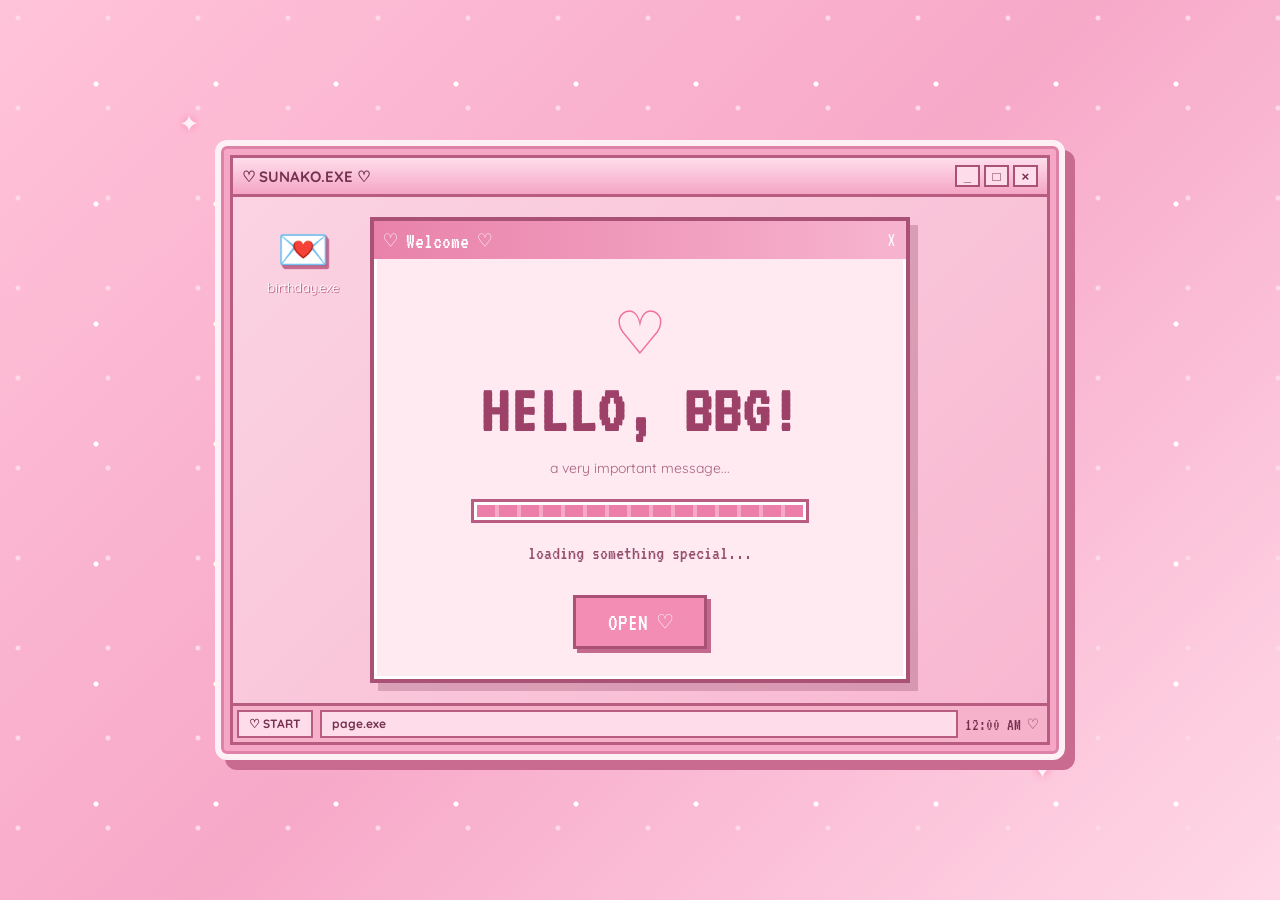
<file: index.html>
<!DOCTYPE html>
<html lang="en">
<head>
  <meta charset="UTF-8">
  <meta name="viewport" content="width=device-width, initial-scale=1.0">
  <title>Birthday.exe ♡</title>
  <link rel="stylesheet" href="style.css">
</head>

<body>

  <div class="sparkle s1">✦</div>
  <div class="sparkle s2">♡</div>
  <div class="sparkle s3">✧</div>
  <div class="sparkle s4">♥</div>

  <main class="computer">

    <div class="topbar">
      <span>♡ SUNAKO.EXE ♡</span>
      <div class="window-buttons">
        <button>_</button>
        <button>□</button>
        <button>×</button>
      </div>
    </div>

    <section class="screen">

      <div class="desktop-icon">
        <div class="icon">💌</div>
        <span>birthday.exe</span>
      </div>

      <div class="welcome-window">

        <div class="window-title">
          <span>♡ Welcome ♡</span>
          <span>×</span>
        </div>

        <div class="window-content">

          <div class="computer-heart">♡</div>

          <h1>HELLO, BBG!</h1>

          <p class="tiny">a very important message...</p>

          <div class="loading-box">
            <div class="loading-bar"></div>
          </div>

          <p class="loading-text">loading something special...</p>

          <button class="enter" onclick="location.href='page2.html'">
            OPEN ♡
          </button>

        </div>

      </div>

   

    </section>

    <div class="taskbar">
      <div class="start">♡ START</div>
      <div class="task">page.exe</div>
      <div class="time">12:00 AM ♡</div>
    </div>

  </main>

</body>
</html>
</file>
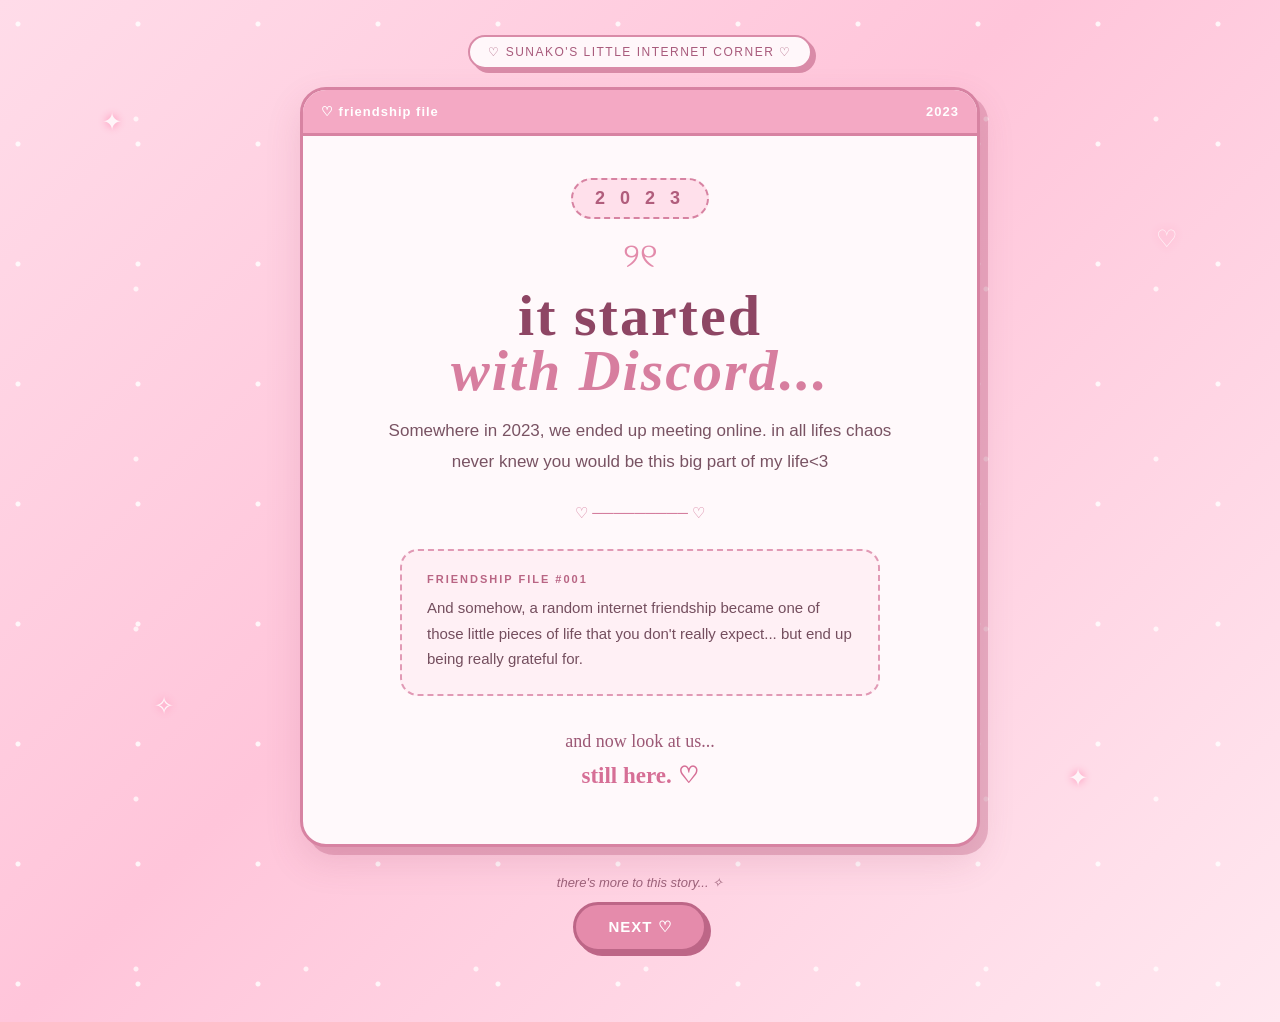
<file: page2.html>
<!DOCTYPE html>
<html lang="en">
<head>
    <meta charset="UTF-8">
    <meta name="viewport" content="width=device-width, initial-scale=1.0">
    <title>Sunako♡</title>
    <link rel="stylesheet" href="style.css">
</head>

<body class="page-two">

    <div class="sparkle sparkle1">✦</div>
    <div class="sparkle sparkle2">♡</div>
    <div class="sparkle sparkle3">✧</div>
    <div class="sparkle sparkle4">✦</div>

    <main class="memory-page">

        <div class="tiny-top">
            ♡ SUNAKO'S LITTLE INTERNET CORNER ♡
        </div>

        <div class="memory-card">

            <div class="card-top">
                <span>♡ friendship file</span>
                <span>2023</span>
            </div>

            <div class="card-content">

                <div class="year-bubble">
                    2 0 2 3
                </div>

                <div class="bow">୨୧</div>

                <h1>
                    it started<br>
                    <span>with Discord...</span>
                </h1>

                <p class="intro">
                    Somewhere in 2023, we ended up meeting online.
in all lifes chaos never knew you would be this big part of my life<3
                </p>

                <div class="divider">♡ ───────── ♡</div>

                <div class="little-note">
                    <span class="note-title">FRIENDSHIP FILE #001</span>

                    <p>
                        And somehow, a random internet friendship
                        became one of those little pieces of life
                        that you don't really expect...
                        but end up being really grateful for.
                    </p>
                </div>

                <p class="bottom-line">
                    and now look at us...
                    <br>
                    <strong>still here. ♡</strong>
                </p>

            </div>
        </div>

        <div class="next-area">
            <p>there's more to this story... ✧</p>

            <a href="page3.html" class="next-button">
                NEXT ♡
            </a>
        </div>

    </main>

</body>
</html>
</file>
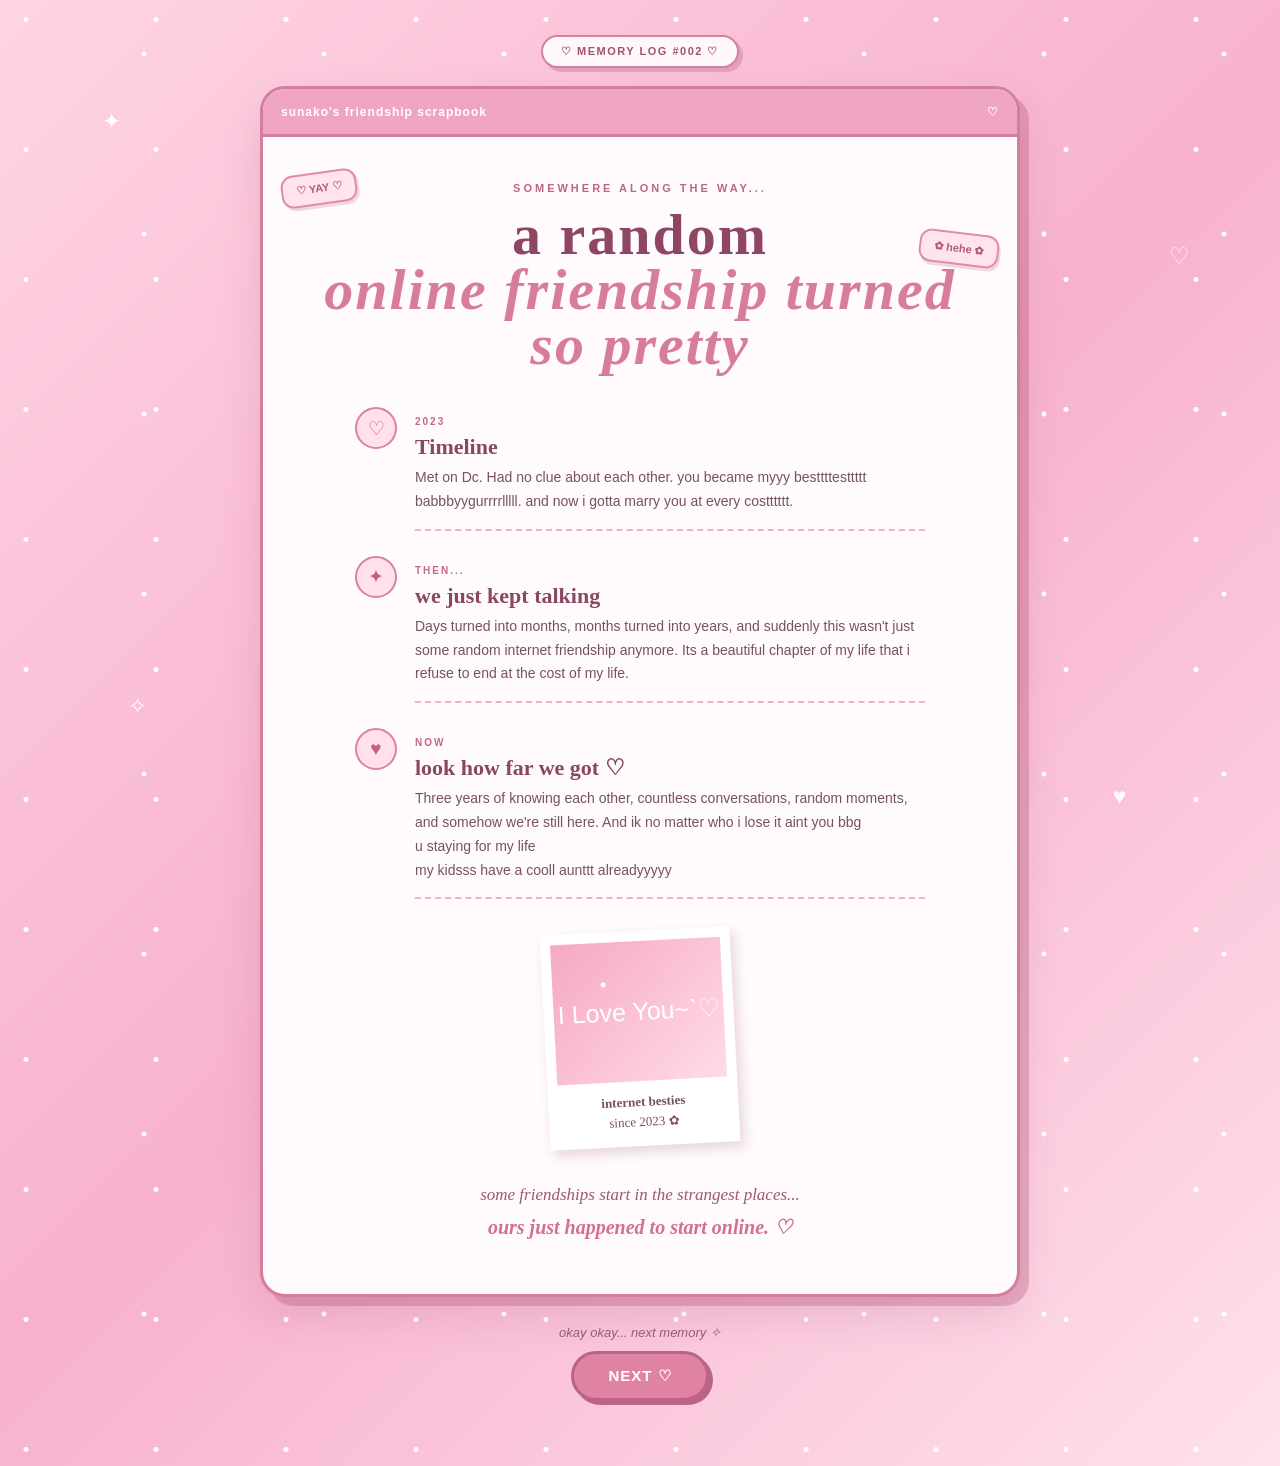
<file: page3.html>
<!DOCTYPE html>
<html lang="en">
<head>
    <meta charset="UTF-8">
    <meta name="viewport" content="width=device-width, initial-scale=1.0">
    <title>Sunako ♡</title>
    <link rel="stylesheet" href="style.css">
</head>

<body class="page-three">

    <div class="p3-sparkle p3-s1">✦</div>
    <div class="p3-sparkle p3-s2">♡</div>
    <div class="p3-sparkle p3-s3">✧</div>
    <div class="p3-sparkle p3-s4">♥</div>

    <main class="friendship-page">

        <div class="p3-label">
            ♡ MEMORY LOG #002 ♡
        </div>

        <section class="scrapbook">

            <div class="scrap-top">
                <span>sunako's friendship scrapbook</span>
                <span>♡</span>
            </div>

            <div class="scrap-content">

                <div class="sticker sticker-one">♡ YAY ♡</div>
                <div class="sticker sticker-two">✿ hehe ✿</div>

                <p class="small-heading">
                    SOMEWHERE ALONG THE WAY...
                </p>

                <h1>
                    a random<br>
                    <span>online friendship turned so pretty</span>
                </h1>

                <div class="timeline">

                    <div class="timeline-item">
                        <div class="timeline-dot">♡</div>
                        <div class="timeline-text">
                            <span class="timeline-date">2023</span>
                            <h2>Timeline</h2>
                            <p>
                                Met on Dc.
Had no clue about each other.
you became myyy besttttesttttt babbbyygurrrrlllll.
and now i gotta marry you at every costttttt.
                            </p>
                        </div>
                    </div>

                    <div class="timeline-item">
                        <div class="timeline-dot">✦</div>
                        <div class="timeline-text">
                            <span class="timeline-date">then...</span>
                            <h2>we just kept talking</h2>
                            <p>
                                Days turned into months,
                                months turned into years,
                                and suddenly this wasn't
                                just some random internet friendship anymore.
Its a beautiful chapter of my life that i refuse to end at the cost of my life. 
                            </p>
                        </div>
                    </div>

                    <div class="timeline-item">
                        <div class="timeline-dot">♥</div>
                        <div class="timeline-text">
                            <span class="timeline-date">now</span>
                            <h2>look how far we got ♡</h2>
                            <p>
                                Three years of knowing each other,
                                countless conversations,
                                random moments,
                                and somehow we're still here.
And ik no matter who i lose it aint you bbg<br>
u staying for my life<br>
my kidsss have a cooll aunttt alreadyyyyy<br>
                            </p>
                        </div>
                    </div>

                </div>

                <div class="polaroid">
                    <div class="fake-photo">
                        I Love You~`♡
                    </div>

                    <p>
                        <strong>internet besties</strong><br>
                        since 2023 ✿
                    </p>
                </div>

                <div class="p3-bottom">
                    some friendships start in the strangest places...
                    <br>
                    <strong>ours just happened to start online. ♡</strong>
                </div>

            </div>

        </section>

        <div class="p3-next">
            <p>okay okay... next memory ✧</p>

            <a href="page4.html" class="p3-button">
                NEXT ♡
            </a>
        </div>

    </main>

</body>
</html>
</file>
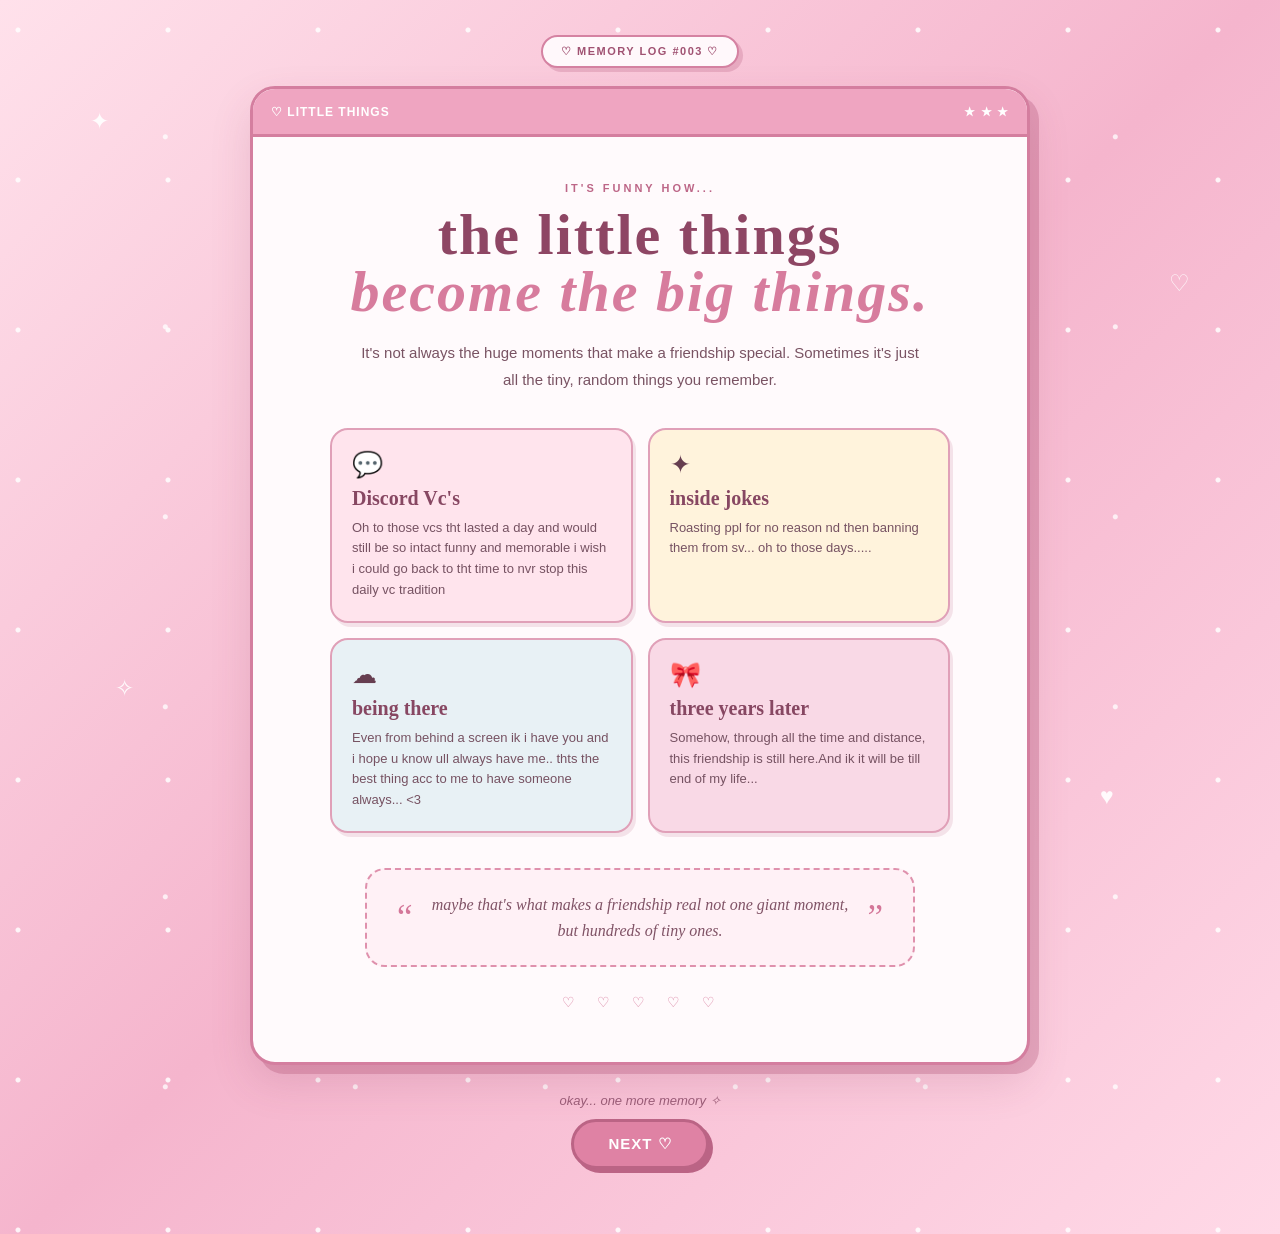
<file: page4.html>
<!DOCTYPE html>
<html lang="en">
<head>
    <meta charset="UTF-8">
    <meta name="viewport" content="width=device-width, initial-scale=1.0">
    <title>Sunako ♡</title>
    <link rel="stylesheet" href="style.css">
</head>

<body class="page-four">

    <div class="p4-sparkle p4-s1">✦</div>
    <div class="p4-sparkle p4-s2">♡</div>
    <div class="p4-sparkle p4-s3">✧</div>
    <div class="p4-sparkle p4-s4">♥</div>

    <main class="little-things-page">

        <div class="p4-label">
            ♡ MEMORY LOG #003 ♡
        </div>

        <section class="little-card">

            <div class="little-top">
                <span>♡ LITTLE THINGS</span>
                <span>★ ★ ★</span>
            </div>

            <div class="little-content">

                <p class="p4-eyebrow">
                    IT'S FUNNY HOW...
                </p>

                <h1>
                    the little things<br>
                    <span>become the big things.</span>
                </h1>

                <p class="p4-intro">
                    It's not always the huge moments that make
                    a friendship special. Sometimes it's just
                    all the tiny, random things you remember.
                </p>

                <div class="things-grid">

                    <div class="thing-card pink">
                        <div class="thing-icon">💬</div>
                        <h2>Discord Vc's</h2>
                        <p>
                            Oh to those vcs tht lasted a day and would still be so intact funny and memorable i wish i could go back to tht time to nvr stop this daily vc tradition
                        </p>
                    </div>

                    <div class="thing-card cream">
                        <div class="thing-icon">✦</div>
                        <h2>inside jokes</h2>
                        <p>
                           Roasting ppl for no reason nd then banning them from sv... oh to those days.....
                        </p>
                    </div>

                    <div class="thing-card blue">
                        <div class="thing-icon">☁</div>
                        <h2>being there</h2>
                        <p>
                            Even from behind a screen ik i have you and i hope u know ull always have me.. thts the best thing acc to me to have someone always... <3
                        </p>
                    </div>

                    <div class="thing-card pink2">
                        <div class="thing-icon">🎀</div>
                        <h2>three years later</h2>
                        <p>
                            Somehow, through all the time and distance,
                            this friendship is still here.And ik it will be till end of my life...
                        </p>
                    </div>

                </div>

                <div class="quote-box">
                    <span>“</span>

                    <p>
                        maybe that's what makes a friendship real 
                        not one giant moment,
                        but hundreds of tiny ones.
                    </p>

                    <span>”</span>
                </div>

                <div class="tiny-hearts">
                    ♡　♡　♡　♡　♡
                </div>

            </div>

        </section>

        <div class="p4-next">
            <p>okay... one more memory ✧</p>

            <a href="page5.html" class="p4-button">
                NEXT ♡
            </a>
        </div>

    </main>

</body>
</html>
</file>
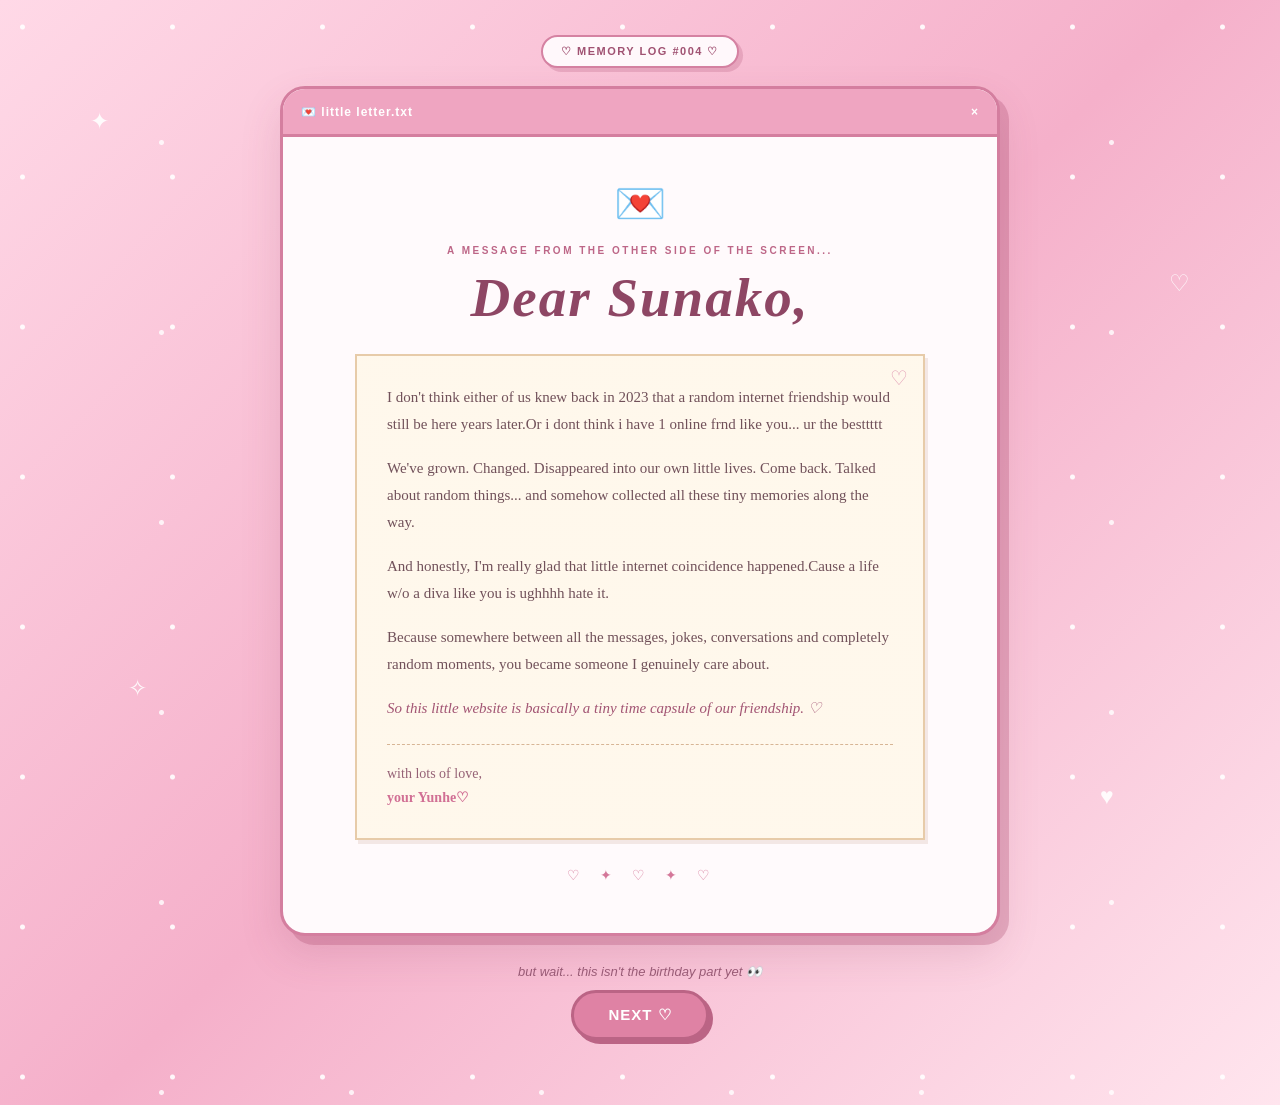
<file: page5.html>
<!DOCTYPE html>
<html lang="en">
<head>
    <meta charset="UTF-8">
    <meta name="viewport" content="width=device-width, initial-scale=1.0">
    <title>Sunako ♡</title>
    <link rel="stylesheet" href="style.css">
</head>

<body class="page-five">

    <div class="p5-sparkle p5-s1">✦</div>
    <div class="p5-sparkle p5-s2">♡</div>
    <div class="p5-sparkle p5-s3">✧</div>
    <div class="p5-sparkle p5-s4">♥</div>

    <main class="letter-page">

        <div class="p5-label">
            ♡ MEMORY LOG #004 ♡
        </div>

        <section class="letter-window">

            <div class="letter-top">
                <span>💌 little letter.txt</span>
                <span>×</span>
            </div>

            <div class="letter-content">

                <div class="envelope">💌</div>

                <p class="p5-small">
                    A MESSAGE FROM THE OTHER SIDE OF THE SCREEN...
                </p>

                <h1>
                    Dear Sunako,
                </h1>

                <div class="letter-paper">

                    <p>
                        I don't think either of us knew back in 2023
                        that a random internet friendship would still
                        be here years later.Or i dont think i have 1 online frnd like you... ur the besttttt
                    </p>

                    <p>
                        We've grown. Changed. Disappeared into our own
                        little lives. Come back. Talked about random
                        things... and somehow collected all these tiny
                        memories along the way.
                    </p>

                    <p>
                        And honestly, I'm really glad that little
                        internet coincidence happened.Cause a life w/o a diva like you is ughhhh hate it.
                    </p>

                    <p>
                        Because somewhere between all the messages,
                        jokes, conversations and completely random
                        moments, you became someone I genuinely
                        care about.
                    </p>

                    <p class="special-line">
                        So this little website is basically a tiny
                        time capsule of our friendship. ♡
                    </p>

                    <div class="signature">
                        with lots of love,<br>
                        <strong>your Yunhe♡</strong>
                    </div>

                </div>

                <div class="hearts">
                    ♡　✦　♡　✦　♡
                </div>

            </div>

        </section>

        <div class="p5-next">

            <p>but wait... this isn't the birthday part yet 👀</p>

            <a href="page6.html" class="p5-button">
                NEXT ♡
            </a>

        </div>

    </main>

</body>
</html>
</file>
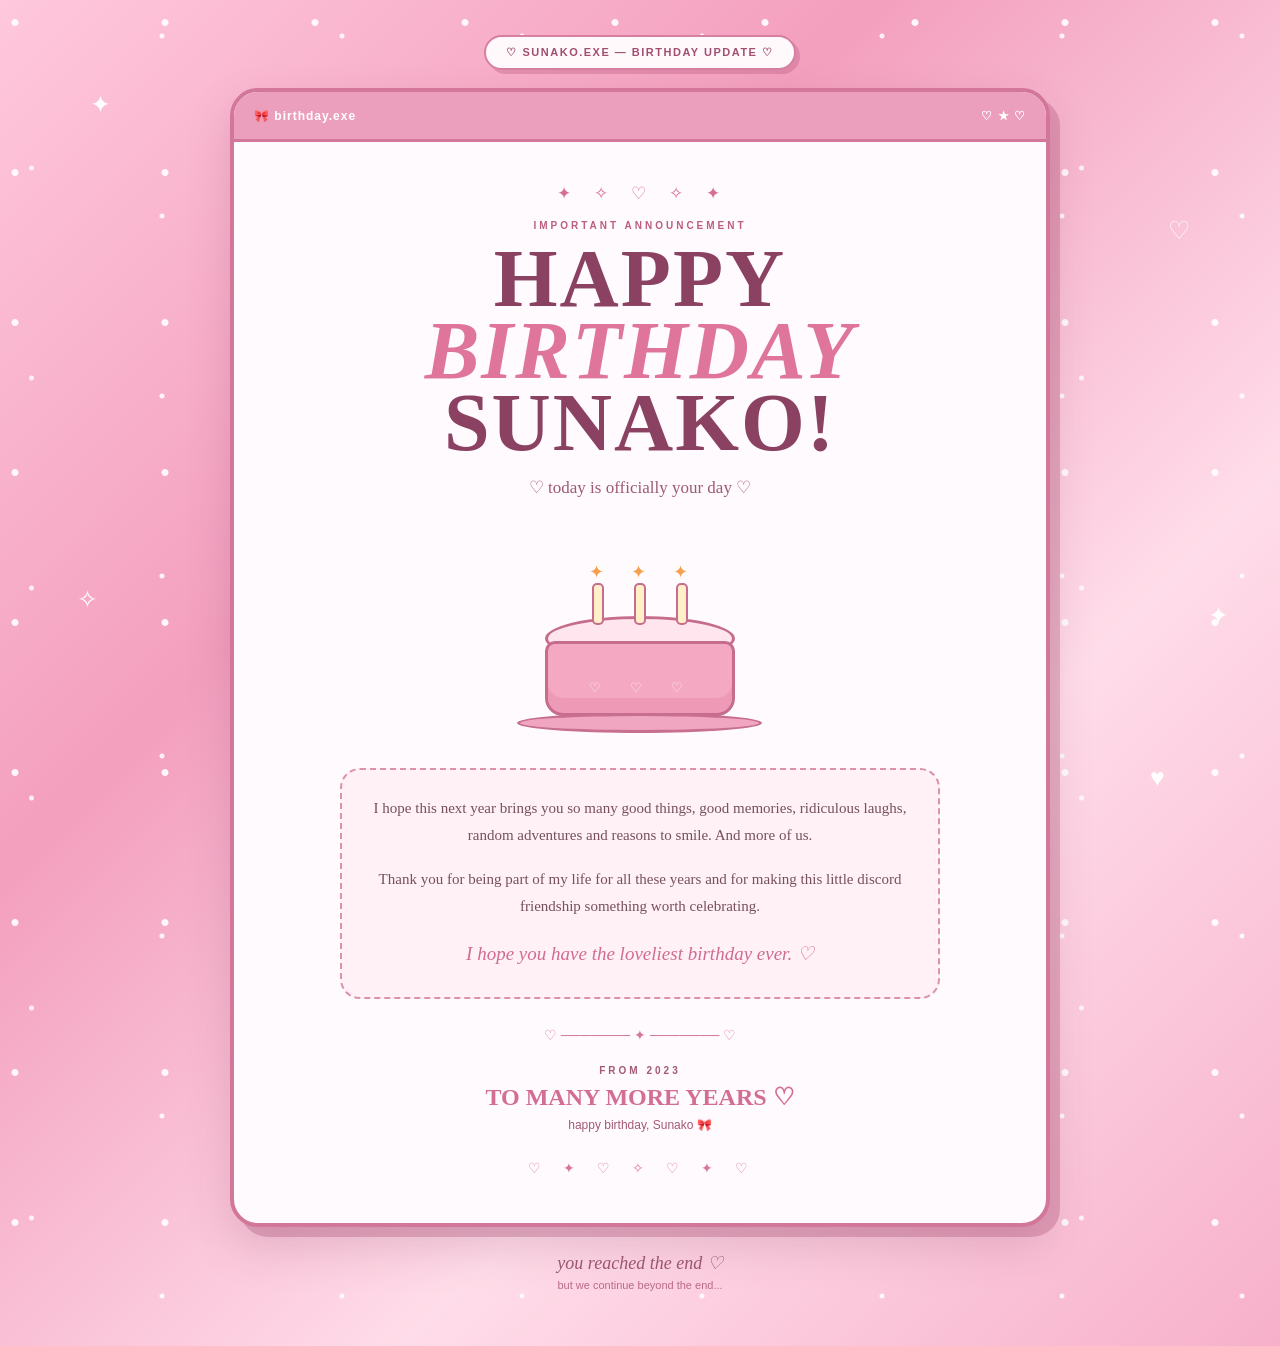
<file: page6.html>
<!DOCTYPE html>
<html lang="en">
<head>
    <meta charset="UTF-8">
    <meta name="viewport" content="width=device-width, initial-scale=1.0">
    <title>Happy Birthday Sunako ♡</title>
    <link rel="stylesheet" href="style.css">
</head>

<body class="final-page">

    <div class="final-sparkle fs1">✦</div>
    <div class="final-sparkle fs2">♡</div>
    <div class="final-sparkle fs3">✧</div>
    <div class="final-sparkle fs4">♥</div>
    <div class="final-sparkle fs5">✦</div>

    <main class="birthday-page">

        <div class="birthday-label">
            ♡ SUNAKO.EXE — BIRTHDAY UPDATE ♡
        </div>

        <section class="birthday-window">

            <div class="birthday-top">
                <span>🎀 birthday.exe</span>
                <span>♡ ★ ♡</span>
            </div>

            <div class="birthday-content">

                <div class="mini-stars">
                    ✦　✧　♡　✧　✦
                </div>

                <p class="birthday-small">
                    IMPORTANT ANNOUNCEMENT
                </p>

                <h1>
                    HAPPY
                    <span>BIRTHDAY</span>
                    SUNAKO!
                </h1>

                <p class="birthday-sub">
                    ♡ today is officially your day ♡
                </p>


                <!-- CAKE -->

                <div class="cake-area">

                    <div class="flame flame1">✦</div>
                    <div class="flame flame2">✦</div>
                    <div class="flame flame3">✦</div>

                    <div class="candle candle1"></div>
                    <div class="candle candle2"></div>
                    <div class="candle candle3"></div>

                    <div class="cake-top"></div>

                    <div class="cake-body">
                        <div class="icing">♡　♡　♡</div>
                    </div>

                    <div class="cake-plate"></div>

                </div>


                <div class="birthday-message">

                    <p>
                        I hope this next year brings you so many
                        good things, good memories, ridiculous laughs,
                        random adventures and reasons to smile. And more of us.
                    </p>

                    <p>
                        Thank you for being part of my life for all
                        these years and for making this little
                        discord friendship something worth celebrating.
                    </p>

                    <p class="big-wish">
                        I hope you have the loveliest birthday ever. ♡
                    </p>

                </div>


                <div class="final-divider">
                    ♡ ─────── ✦ ─────── ♡
                </div>


                <div class="final-note">

                    <span>FROM 2023</span>

                    <strong>
                        TO MANY MORE YEARS ♡
                    </strong>

                    <small>
                        happy birthday, Sunako 🎀
                    </small>

                </div>


                <div class="confetti">
                    ♡　✦　♡　✧　♡　✦　♡
                </div>

            </div>

        </section>


        <div class="end-message">

            <p>
                you reached the end ♡
            </p>

            <span>
                but we continue beyond the end...
            </span>

        </div>

    </main>

</body>
</html>
</file>
<file: style.css>
@import url('https://fonts.googleapis.com/css2?family=VT323&family=Quicksand:wght@400;500;600;700&display=swap');

* {
  box-sizing: border-box;
  cursor: default;
}

body {
  margin: 0;
  min-height: 100vh;
  overflow: hidden;

  background:
    radial-gradient(circle at 20% 20%, #ffd9e8 0 2px, transparent 3px),
    radial-gradient(circle at 80% 70%, #fff 0 2px, transparent 3px),
    linear-gradient(135deg, #ffc3d9, #f7a9c8 50%, #ffd8e7);

  background-size: 90px 90px, 120px 120px, cover;

  font-family: "Quicksand", sans-serif;
  color: #74324e;

  display: flex;
  justify-content: center;
  align-items: center;
}

/* little floating decorations */

.sparkle {
  position: fixed;
  color: white;
  font-size: 30px;
  text-shadow: 0 0 8px #ff82ae;
  animation: float 3s ease-in-out infinite;
}

.s1 { top: 12%; left: 14%; }
.s2 { top: 22%; right: 16%; animation-delay: .7s; }
.s3 { bottom: 18%; left: 20%; animation-delay: 1.2s; }
.s4 { bottom: 13%; right: 18%; animation-delay: 1.8s; }

@keyframes float {
  0%, 100% { transform: translateY(0) rotate(-5deg); }
  50% { transform: translateY(-10px) rotate(8deg); }
}

/* computer */

.computer {
  width: min(850px, 90vw);
  height: min(620px, 82vh);

  background: #f5a7c5;
  border: 6px solid #fff0f6;

  box-shadow:
    10px 10px 0 #c96b91,
    inset 0 0 0 3px #df82a7;

  border-radius: 12px;
  padding: 9px;

  position: relative;
}

/* top window bar */

.topbar {
  height: 42px;

  background: linear-gradient(#ffdeeb, #f4a5c4);
  border: 3px solid #b95c82;

  display: flex;
  justify-content: space-between;
  align-items: center;

  padding: 0 9px;

  font-weight: 700;
  font-size: 15px;
}

.window-buttons {
  display: flex;
  gap: 4px;
}

.window-buttons button {
  width: 25px;
  height: 22px;

  border: 2px solid #a95276;
  background: #ffdce9;

  color: #74324e;
  font-weight: bold;
}

/* screen */

.screen {
  height: calc(100% - 84px);

  position: relative;

  background:
    linear-gradient(135deg, rgba(255,255,255,.4), transparent),
    #f8b7d0;

  border-left: 3px solid #b95c82;
  border-right: 3px solid #b95c82;

  overflow: hidden;
}

/* desktop icon */

.desktop-icon {
  position: absolute;
  top: 25px;
  left: 25px;

  width: 90px;

  text-align: center;

  color: #fff;
  font-size: 13px;

  text-shadow: 1px 1px #b95c82;
}

.icon {
  font-size: 42px;
  margin-bottom: 4px;

  filter: drop-shadow(2px 3px #c56b90);
}

/* main popup */

.welcome-window {
  width: min(540px, 75%);
  
  position: absolute;
  left: 50%;
  top: 50%;

  transform: translate(-50%, -50%);

  background: #ffeaf2;

  border: 4px solid #a95276;

  box-shadow:
    8px 8px 0 rgba(120, 45, 75, .25),
    inset 0 0 0 3px #fff;

  animation: appear .8s ease;
}

@keyframes appear {
  from {
    opacity: 0;
    transform: translate(-50%, -46%) scale(.95);
  }

  to {
    opacity: 1;
    transform: translate(-50%, -50%) scale(1);
  }
}

.window-title {
  height: 38px;

  background: linear-gradient(90deg, #e982aa, #f7b4ce);

  color: white;

  display: flex;
  justify-content: space-between;
  align-items: center;

  padding: 0 10px;

  font-family: "VT323", monospace;
  font-size: 22px;
}

/* inside popup */

.window-content {
  text-align: center;
  padding: 35px 25px 30px;
}

.computer-heart {
  font-size: 60px;
  color: #ef6f9f;

  animation: heartbeat 1.4s infinite;
}

@keyframes heartbeat {
  0%, 100% { transform: scale(1); }
  50% { transform: scale(1.15); }
}

h1 {
  margin: 8px 0 4px;

  font-family: "VT323", monospace;
  font-size: clamp(42px, 7vw, 68px);

  color: #9d4168;

  letter-spacing: 2px;
}

.tiny {
  font-size: 14px;
  color: #a9617d;
}

/* loading bar */

.loading-box {
  width: 70%;
  height: 24px;

  margin: 22px auto 8px;

  padding: 3px;

  background: #fff;
  border: 3px solid #b95c82;
}

.loading-bar {
  height: 100%;
  width: 100%;

  background: repeating-linear-gradient(
    90deg,
    #ec7fa9 0px,
    #ec7fa9 18px,
    #f6a9c4 18px,
    #f6a9c4 22px
  );

  animation: load 1.8s steps(8);
}

@keyframes load {
  from { width: 0; }
  to { width: 100%; }
}

.loading-text {
  font-family: "VT323", monospace;
  font-size: 20px;
  color: #96506d;
}

/* button */

.enter {
  margin-top: 12px;

  padding: 10px 32px;

  background: #f38db3;

  border: 3px solid #a95276;

  box-shadow: 4px 4px 0 #c46a8e;

  color: white;

  font-family: "VT323", monospace;
  font-size: 24px;

  transition: .15s;
}

.enter:hover {
  transform: translate(2px, 2px);
  box-shadow: 2px 2px 0 #c46a8e;
}

.enter:active {
  transform: translate(4px, 4px);
  box-shadow: none;
}

/* bottom */

.bottom-note {
  position: absolute;
  bottom: 12px;
  left: 0;
  width: 100%;

  text-align: center;

  color: white;
  font-size: 12px;

  text-shadow: 1px 1px #bb6084;
}

/* taskbar */

.taskbar {
  height: 42px;

  display: flex;
  align-items: center;
  gap: 7px;

  background: #f6b1cb;

  border: 3px solid #b95c82;

  padding: 4px;
}

.start,
.task {
  background: #ffdce9;
  border: 2px solid #b95c82;
  padding: 4px 10px;
  height: 28px;

  font-size: 12px;
  font-weight: 700;
}

.task {
  flex: 1;
}

.time {
  font-family: "VT323", monospace;
  font-size: 17px;
  padding-right: 5px;
}


/* =================================
   PAGE 2 — SUNAKO 2023
================================= */

.page-two {
    margin: 0;
    min-height: 100vh;
    overflow-x: hidden;
    overflow-y: auto;

    background:
        radial-gradient(circle at 15% 20%, rgba(255,255,255,0.8) 0 2px, transparent 3px),
        radial-gradient(circle at 80% 70%, rgba(255,255,255,0.7) 0 2px, transparent 3px),
        linear-gradient(135deg, #ffdce9, #ffc5da 45%, #ffe8f0);

    background-size: 120px 120px, 170px 170px, cover;
    font-family: "Trebuchet MS", Arial, sans-serif;
    color: #633c4d;
}

.memory-page {
    width: 100%;
    min-height: 100vh;
    box-sizing: border-box;

    padding: 35px 20px 70px;

    display: flex;
    flex-direction: column;
    align-items: center;
}

.tiny-top {
    background: #fff7fa;
    border: 2px solid #d98ba8;
    border-radius: 20px;

    padding: 8px 18px;
    margin-bottom: 18px;

    font-size: 12px;
    letter-spacing: 1.5px;
    color: #a85b7c;

    box-shadow: 4px 4px 0 #d98ba8;
}

.memory-card {
    width: min(680px, 94vw);
    box-sizing: border-box;

    background: #fff9fb;

    border: 3px solid #d783a2;
    border-radius: 26px;

    box-shadow:
        8px 8px 0 rgba(185, 92, 126, 0.35),
        0 15px 35px rgba(151, 65, 98, 0.15);

    overflow: hidden;
}

.card-top {
    height: 46px;

    background: #f4a9c4;
    border-bottom: 3px solid #d783a2;

    display: flex;
    align-items: center;
    justify-content: space-between;

    padding: 0 18px;
    box-sizing: border-box;

    color: white;
    font-size: 13px;
    font-weight: bold;
    letter-spacing: 1px;
}

.card-content {
    padding: 42px 55px 48px;
    text-align: center;
}

.year-bubble {
    display: inline-block;

    background: #ffe0eb;
    color: #b15d7c;

    border: 2px dashed #d783a2;
    border-radius: 50px;

    padding: 8px 22px;

    font-size: 18px;
    font-weight: bold;
    letter-spacing: 5px;
}

.bow {
    margin-top: 17px;

    font-size: 34px;
    color: #e38bab;
}

.card-content h1 {
    margin: 12px 0 18px;

    font-family: Georgia, serif;
    font-size: clamp(36px, 7vw, 58px);
    line-height: 0.95;

    color: #8e4664;
}

.card-content h1 span {
    color: #d77e9f;
    font-style: italic;
}

.intro {
    max-width: 520px;
    margin: 0 auto;

    font-size: 17px;
    line-height: 1.8;

    color: #795363;
}

.divider {
    margin: 27px 0;

    color: #d47d9d;
    font-size: 15px;
}

.little-note {
    max-width: 480px;
    margin: 0 auto;

    padding: 22px 25px;

    background: #fff0f5;

    border: 2px dashed #e19ab5;
    border-radius: 18px;

    text-align: left;

    box-sizing: border-box;
}

.note-title {
    display: block;

    margin-bottom: 10px;

    font-size: 11px;
    font-weight: bold;
    letter-spacing: 2px;

    color: #b96584;
}

.little-note p {
    margin: 0;

    font-size: 15px;
    line-height: 1.7;

    color: #744e5e;
}

.bottom-line {
    margin: 30px 0 0;

    font-family: Georgia, serif;
    font-size: 18px;
    line-height: 1.7;

    color: #9c5875;
}

.bottom-line strong {
    color: #d66f96;
    font-size: 23px;
}

.next-area {
    margin-top: 28px;

    display: flex;
    flex-direction: column;
    align-items: center;
    gap: 12px;
}

.next-area p {
    margin: 0;

    font-size: 13px;
    color: #9b6078;
    font-style: italic;
}

.next-button {
    display: inline-block;

    padding: 13px 32px;

    background: #e58bab;
    color: white;

    border: 3px solid #bd6687;
    border-radius: 30px;

    text-decoration: none;

    font-size: 15px;
    font-weight: bold;
    letter-spacing: 1px;

    box-shadow: 4px 4px 0 #bd6687;

    transition: 0.2s ease;
}

.next-button:hover {
    transform: translateY(-3px);
    box-shadow: 4px 7px 0 #bd6687;
    background: #df789e;
}

.next-button:active {
    transform: translateY(2px);
    box-shadow: 2px 2px 0 #bd6687;
}


/* FLOATING SPARKLES */

.sparkle {
    position: fixed;
    z-index: 0;

    color: rgba(255,255,255,0.85);
    font-size: 24px;

    pointer-events: none;
    animation: floatSparkle 3s ease-in-out infinite;
}

.sparkle1 {
    top: 12%;
    left: 8%;
}

.sparkle2 {
    top: 25%;
    right: 8%;
    animation-delay: 0.7s;
}

.sparkle3 {
    bottom: 20%;
    left: 12%;
    animation-delay: 1.2s;
}

.sparkle4 {
    bottom: 12%;
    right: 15%;
    animation-delay: 1.8s;
}

@keyframes floatSparkle {
    0%, 100% {
        transform: translateY(0) rotate(0deg);
        opacity: 0.6;
    }

    50% {
        transform: translateY(-8px) rotate(10deg);
        opacity: 1;
    }
}


/* PHONE / SMALL SCREEN */

@media (max-width: 600px) {

    .memory-page {
        padding: 22px 12px 50px;
    }

    .tiny-top {
        font-size: 9px;
        padding: 7px 12px;
    }

    .card-content {
        padding: 32px 22px 38px;
    }

    .card-content h1 {
        font-size: 38px;
    }

    .intro {
        font-size: 15px;
    }

    .little-note {
        padding: 18px;
    }

    .card-top {
        font-size: 11px;
    }
}


/* =====================================
   PAGE 3 — FRIENDSHIP SCRAPBOOK
===================================== */

.page-three {
    margin: 0;
    min-height: 100vh;
    overflow-x: hidden;
    overflow-y: auto;

    background:
        radial-gradient(circle at 20% 15%, #fff 0 2px, transparent 3px),
        radial-gradient(circle at 80% 30%, #fff 0 2px, transparent 3px),
        linear-gradient(135deg, #ffd4e4, #f7b1ce, #ffe1ec);

    background-size: 130px 130px, 180px 180px, cover;

    color: #673e51;
    font-family: "Trebuchet MS", Arial, sans-serif;
}

.friendship-page {
    width: 100%;
    min-height: 100vh;
    box-sizing: border-box;

    padding: 35px 18px 65px;

    display: flex;
    flex-direction: column;
    align-items: center;
}

.p3-label {
    background: #fff8fb;
    border: 2px solid #d582a2;
    border-radius: 20px;

    padding: 8px 18px;
    margin-bottom: 18px;

    color: #a05272;
    font-size: 11px;
    font-weight: bold;
    letter-spacing: 1.5px;

    box-shadow: 4px 4px 0 rgba(176, 83, 119, .3);
}

.scrapbook {
    width: min(760px, 94vw);

    background: #fffafc;

    border: 3px solid #d47e9f;
    border-radius: 25px;

    overflow: hidden;

    box-shadow:
        9px 9px 0 rgba(171, 76, 112, .3),
        0 18px 40px rgba(135, 55, 90, .15);
}

.scrap-top {
    height: 48px;

    padding: 0 18px;
    box-sizing: border-box;

    display: flex;
    align-items: center;
    justify-content: space-between;

    background: #efa5c1;
    border-bottom: 3px solid #d47e9f;

    color: white;

    font-size: 12px;
    font-weight: bold;
    letter-spacing: 1px;
}

.scrap-content {
    position: relative;

    padding: 45px 55px 50px;

    text-align: center;
}

.small-heading {
    margin: 0;

    color: #bd6687;

    font-size: 11px;
    font-weight: bold;
    letter-spacing: 3px;
}

.scrap-content h1 {
    margin: 13px 0 35px;

    font-family: Georgia, serif;
    font-size: clamp(38px, 7vw, 58px);
    line-height: .95;

    color: #8e4664;
}

.scrap-content h1 span {
    color: #d77c9d;
    font-style: italic;
}

.timeline {
    max-width: 570px;
    margin: 0 auto;

    text-align: left;
}

.timeline-item {
    display: flex;
    gap: 18px;

    margin-bottom: 25px;
}

.timeline-dot {
    flex: 0 0 42px;
    width: 42px;
    height: 42px;

    display: flex;
    align-items: center;
    justify-content: center;

    background: #ffe0eb;

    border: 2px solid #d982a2;
    border-radius: 50%;

    color: #c46184;
    font-size: 19px;

    box-sizing: border-box;
}

.timeline-text {
    flex: 1;

    padding: 4px 0 15px;

    border-bottom: 2px dashed #efb2c7;
}

.timeline-date {
    color: #c36a89;

    font-size: 10px;
    font-weight: bold;
    letter-spacing: 2px;
    text-transform: uppercase;
}

.timeline-text h2 {
    margin: 5px 0 6px;

    font-family: Georgia, serif;
    font-size: 22px;

    color: #884762;
}

.timeline-text p {
    margin: 0;

    font-size: 14px;
    line-height: 1.7;

    color: #765262;
}

.polaroid {
    width: 190px;

    margin: 32px auto 30px;
    padding: 10px 10px 15px;

    background: white;

    box-shadow: 4px 6px 12px rgba(120, 55, 80, .18);

    transform: rotate(-3deg);
}

.fake-photo {
    height: 140px;

    display: flex;
    align-items: center;
    justify-content: center;

    background:
        radial-gradient(circle at 30% 30%, #fff 0 2px, transparent 3px),
        linear-gradient(135deg, #f6a8c4, #ffdbe8);

    color: white;
    font-size: 25px;
}

.polaroid p {
    margin: 11px 0 0;

    font-family: "Comic Sans MS", cursive;
    font-size: 13px;
    line-height: 1.5;

    color: #795063;
}

.p3-bottom {
    margin-top: 35px;

    font-family: Georgia, serif;
    font-style: italic;

    font-size: 17px;
    line-height: 1.7;

    color: #9c5875;
}

.p3-bottom strong {
    color: #d16f94;
    font-size: 20px;
}

.sticker {
    position: absolute;

    padding: 8px 13px;

    background: #ffe3ed;
    border: 2px solid #df8cab;
    border-radius: 12px;

    color: #b45b7b;

    font-size: 11px;
    font-weight: bold;

    box-shadow: 2px 3px 0 rgba(174, 83, 119, .2);
}

.sticker-one {
    top: 35px;
    left: 18px;
    transform: rotate(-8deg);
}

.sticker-two {
    top: 95px;
    right: 18px;
    transform: rotate(7deg);
}

.p3-next {
    margin-top: 28px;

    display: flex;
    flex-direction: column;
    align-items: center;
    gap: 11px;
}

.p3-next p {
    margin: 0;

    color: #995b76;
    font-size: 13px;
    font-style: italic;
}

.p3-button {
    padding: 13px 34px;

    background: #df82a4;
    border: 3px solid #bb6485;
    border-radius: 30px;

    color: white;
    text-decoration: none;

    font-size: 15px;
    font-weight: bold;
    letter-spacing: 1px;

    box-shadow: 4px 4px 0 #bb6485;

    transition: .2s ease;
}

.p3-button:hover {
    transform: translateY(-3px);
    background: #d9759a;
    box-shadow: 4px 7px 0 #bb6485;
}

.p3-button:active {
    transform: translateY(2px);
    box-shadow: 2px 2px 0 #bb6485;
}


/* SPARKLES */

.p3-sparkle {
    position: fixed;

    color: rgba(255,255,255,.9);
    font-size: 23px;

    pointer-events: none;

    animation: p3float 3s ease-in-out infinite;
}

.p3-s1 {
    top: 12%;
    left: 8%;
}

.p3-s2 {
    top: 27%;
    right: 7%;
    animation-delay: .7s;
}

.p3-s3 {
    bottom: 20%;
    left: 10%;
    animation-delay: 1.3s;
}

.p3-s4 {
    bottom: 10%;
    right: 12%;
    animation-delay: 1.8s;
}

@keyframes p3float {
    0%, 100% {
        transform: translateY(0) rotate(0);
        opacity: .55;
    }

    50% {
        transform: translateY(-8px) rotate(10deg);
        opacity: 1;
    }
}


/* MOBILE */

@media (max-width: 600px) {

    .friendship-page {
        padding: 22px 10px 50px;
    }

    .scrap-content {
        padding: 35px 22px 40px;
    }

    .sticker {
        display: none;
    }

    .scrap-content h1 {
        font-size: 40px;
    }

    .timeline-item {
        gap: 12px;
    }

    .timeline-dot {
        flex-basis: 36px;
        width: 36px;
        height: 36px;
    }
}


/* =====================================
   PAGE 4 — LITTLE THINGS
===================================== */

.page-four {
    margin: 0;
    min-height: 100vh;
    overflow-x: hidden;
    overflow-y: auto;

    background:
        radial-gradient(circle at 12% 20%, rgba(255,255,255,.85) 0 2px, transparent 3px),
        radial-gradient(circle at 87% 72%, rgba(255,255,255,.75) 0 2px, transparent 3px),
        linear-gradient(135deg, #ffe1eb, #f5b5cd, #ffd9e7);

    background-size: 150px 150px, 190px 190px, cover;

    color: #663e50;
    font-family: "Trebuchet MS", Arial, sans-serif;
}

.little-things-page {
    min-height: 100vh;
    width: 100%;

    box-sizing: border-box;
    padding: 35px 18px 65px;

    display: flex;
    flex-direction: column;
    align-items: center;
}

.p4-label {
    padding: 8px 18px;
    margin-bottom: 18px;

    background: #fff8fb;

    border: 2px solid #d582a2;
    border-radius: 20px;

    color: #a05272;

    font-size: 11px;
    font-weight: bold;
    letter-spacing: 1.5px;

    box-shadow: 4px 4px 0 rgba(176,83,119,.25);
}

.little-card {
    width: min(780px, 94vw);

    background: #fffafc;

    border: 3px solid #d47e9f;
    border-radius: 25px;

    overflow: hidden;

    box-shadow:
        9px 9px 0 rgba(171,76,112,.3),
        0 18px 40px rgba(135,55,90,.15);
}

.little-top {
    height: 48px;

    padding: 0 18px;
    box-sizing: border-box;

    display: flex;
    align-items: center;
    justify-content: space-between;

    background: #efa5c1;
    border-bottom: 3px solid #d47e9f;

    color: white;

    font-size: 12px;
    font-weight: bold;
    letter-spacing: 1px;
}

.little-content {
    padding: 45px 50px 50px;

    text-align: center;
}

.p4-eyebrow {
    margin: 0;

    color: #bd6687;

    font-size: 11px;
    font-weight: bold;
    letter-spacing: 3px;
}

.little-content h1 {
    margin: 13px 0 18px;

    font-family: Georgia, serif;
    font-size: clamp(38px, 7vw, 58px);
    line-height: .98;

    color: #8e4664;
}

.little-content h1 span {
    color: #d77c9d;
    font-style: italic;
}

.p4-intro {
    max-width: 560px;
    margin: 0 auto 35px;

    font-size: 15px;
    line-height: 1.8;

    color: #795363;
}

.things-grid {
    max-width: 620px;
    margin: 0 auto;

    display: grid;
    grid-template-columns: 1fr 1fr;
    gap: 15px;

    text-align: left;
}

.thing-card {
    min-height: 175px;

    padding: 20px;

    box-sizing: border-box;

    border-radius: 18px;

    border: 2px solid #e0a0b8;

    box-shadow: 3px 4px 0 rgba(180,88,120,.15);

    transition: .2s ease;
}

.thing-card:hover {
    transform: translateY(-4px) rotate(-1deg);
}

.thing-card.pink {
    background: #ffe4ed;
}

.thing-card.cream {
    background: #fff3dc;
}

.thing-card.blue {
    background: #e8f1f5;
}

.thing-card.pink2 {
    background: #f9d9e6;
}

.thing-icon {
    font-size: 25px;
    margin-bottom: 8px;
}

.thing-card h2 {
    margin: 0 0 8px;

    font-family: Georgia, serif;
    font-size: 20px;

    color: #874762;
}

.thing-card p {
    margin: 0;

    font-size: 13px;
    line-height: 1.6;

    color: #765262;
}

.quote-box {
    max-width: 550px;

    margin: 35px auto 0;
    padding: 22px 30px;

    background: #fff1f6;

    border: 2px dashed #df91ad;
    border-radius: 20px;

    display: flex;
    align-items: center;
    gap: 12px;

    box-sizing: border-box;
}

.quote-box span {
    font-family: Georgia, serif;
    font-size: 35px;

    color: #d47799;
}

.quote-box p {
    margin: 0;

    font-family: Georgia, serif;
    font-style: italic;

    font-size: 16px;
    line-height: 1.6;

    color: #805366;
}

.tiny-hearts {
    margin-top: 27px;

    color: #d67b9c;

    font-size: 14px;
    letter-spacing: 4px;
}

.p4-next {
    margin-top: 28px;

    display: flex;
    flex-direction: column;
    align-items: center;
    gap: 11px;
}

.p4-next p {
    margin: 0;

    color: #995b76;
    font-size: 13px;
    font-style: italic;
}

.p4-button {
    padding: 13px 34px;

    background: #df82a4;

    border: 3px solid #bb6485;
    border-radius: 30px;

    color: white;
    text-decoration: none;

    font-size: 15px;
    font-weight: bold;
    letter-spacing: 1px;

    box-shadow: 4px 4px 0 #bb6485;

    transition: .2s ease;
}

.p4-button:hover {
    transform: translateY(-3px);

    background: #d9759a;

    box-shadow: 4px 7px 0 #bb6485;
}

.p4-button:active {
    transform: translateY(2px);

    box-shadow: 2px 2px 0 #bb6485;
}


/* FLOATING SPARKLES */

.p4-sparkle {
    position: fixed;

    color: rgba(255,255,255,.9);
    font-size: 23px;

    pointer-events: none;

    animation: p4float 3s ease-in-out infinite;
}

.p4-s1 {
    top: 12%;
    left: 7%;
}

.p4-s2 {
    top: 30%;
    right: 7%;
    animation-delay: .7s;
}

.p4-s3 {
    bottom: 22%;
    left: 9%;
    animation-delay: 1.2s;
}

.p4-s4 {
    bottom: 10%;
    right: 13%;
    animation-delay: 1.8s;
}

@keyframes p4float {

    0%,100% {
        transform: translateY(0) rotate(0);
        opacity: .55;
    }

    50% {
        transform: translateY(-8px) rotate(10deg);
        opacity: 1;
    }

}


/* MOBILE */

@media (max-width: 600px) {

    .little-things-page {
        padding: 22px 10px 50px;
    }

    .little-content {
        padding: 35px 20px 40px;
    }

    .things-grid {
        grid-template-columns: 1fr;
    }

    .little-content h1 {
        font-size: 40px;
    }

    .quote-box {
        padding: 18px;
    }

}


/* =====================================
   PAGE 5 — LITTLE LETTER
===================================== */

.page-five {
    margin: 0;
    min-height: 100vh;

    overflow-x: hidden;
    overflow-y: auto;

    background:
        radial-gradient(circle at 15% 18%, rgba(255,255,255,.9) 0 2px, transparent 3px),
        radial-gradient(circle at 85% 75%, rgba(255,255,255,.8) 0 2px, transparent 3px),
        linear-gradient(135deg, #ffd9e7, #f5b0ca, #ffe5ee);

    background-size: 150px 150px, 190px 190px, cover;

    color: #674050;

    font-family: "Trebuchet MS", Arial, sans-serif;
}

.letter-page {
    width: 100%;
    min-height: 100vh;

    box-sizing: border-box;

    padding: 35px 18px 65px;

    display: flex;
    flex-direction: column;
    align-items: center;
}

.p5-label {
    padding: 8px 18px;
    margin-bottom: 18px;

    background: #fff8fb;

    border: 2px solid #d582a2;
    border-radius: 20px;

    color: #a05272;

    font-size: 11px;
    font-weight: bold;
    letter-spacing: 1.5px;

    box-shadow: 4px 4px 0 rgba(176,83,119,.25);
}

.letter-window {
    width: min(720px, 94vw);

    background: #fffafc;

    border: 3px solid #d47e9f;
    border-radius: 25px;

    overflow: hidden;

    box-shadow:
        9px 9px 0 rgba(171,76,112,.3),
        0 18px 40px rgba(135,55,90,.15);
}

.letter-top {
    height: 48px;

    padding: 0 18px;

    box-sizing: border-box;

    display: flex;
    align-items: center;
    justify-content: space-between;

    background: #efa5c1;

    border-bottom: 3px solid #d47e9f;

    color: white;

    font-size: 12px;
    font-weight: bold;
    letter-spacing: 1px;
}

.letter-content {
    padding: 42px 50px 48px;

    text-align: center;
}

.envelope {
    font-size: 42px;

    animation: envelopeFloat 3s ease-in-out infinite;
}

@keyframes envelopeFloat {

    0%,100% {
        transform: translateY(0) rotate(-3deg);
    }

    50% {
        transform: translateY(-7px) rotate(3deg);
    }

}

.p5-small {
    margin: 17px 0 10px;

    color: #bd6687;

    font-size: 10px;
    font-weight: bold;

    letter-spacing: 2.5px;
}

.letter-content h1 {
    margin: 8px 0 25px;

    font-family: Georgia, serif;

    font-size: clamp(38px, 7vw, 55px);

    font-style: italic;

    color: #8e4664;
}

.letter-paper {
    max-width: 570px;

    margin: 0 auto;

    padding: 28px 30px;

    box-sizing: border-box;

    background:
        linear-gradient(
            rgba(255,255,255,.4),
            rgba(255,255,255,.4)
        ),
        #fff3df;

    border: 2px solid #e7cba9;

    box-shadow:
        3px 4px 0 rgba(156,91,66,.12);

    text-align: left;

    position: relative;
}

.letter-paper::before {
    content: "♡";

    position: absolute;

    top: 10px;
    right: 15px;

    color: #e09ab3;

    font-size: 20px;
}

.letter-paper p {
    margin: 0 0 17px;

    font-family: Georgia, serif;

    font-size: 15px;
    line-height: 1.8;

    color: #71515a;
}

.letter-paper p:last-of-type {
    margin-bottom: 22px;
}

.special-line {
    color: #a25473 !important;
    font-style: italic;
}

.signature {
    padding-top: 17px;

    border-top: 1px dashed #d7b595;

    font-family: Georgia, serif;

    font-size: 14px;
    line-height: 1.7;

    color: #966276;
}

.signature strong {
    color: #d16f94;
}

.hearts {
    margin-top: 27px;

    color: #d47799;

    font-size: 14px;
    letter-spacing: 3px;
}

.p5-next {
    margin-top: 28px;

    display: flex;
    flex-direction: column;
    align-items: center;

    gap: 11px;
}

.p5-next p {
    margin: 0;

    color: #995b76;

    font-size: 13px;
    font-style: italic;
}

.p5-button {
    padding: 13px 34px;

    background: #df82a4;

    border: 3px solid #bb6485;
    border-radius: 30px;

    color: white;

    text-decoration: none;

    font-size: 15px;
    font-weight: bold;
    letter-spacing: 1px;

    box-shadow: 4px 4px 0 #bb6485;

    transition: .2s ease;
}

.p5-button:hover {
    transform: translateY(-3px);

    background: #d9759a;

    box-shadow: 4px 7px 0 #bb6485;
}

.p5-button:active {
    transform: translateY(2px);

    box-shadow: 2px 2px 0 #bb6485;
}


/* SPARKLES */

.p5-sparkle {
    position: fixed;

    color: rgba(255,255,255,.9);

    font-size: 23px;

    pointer-events: none;

    animation: p5float 3s ease-in-out infinite;
}

.p5-s1 {
    top: 12%;
    left: 7%;
}

.p5-s2 {
    top: 30%;
    right: 7%;
    animation-delay: .7s;
}

.p5-s3 {
    bottom: 22%;
    left: 10%;
    animation-delay: 1.2s;
}

.p5-s4 {
    bottom: 10%;
    right: 13%;
    animation-delay: 1.8s;
}

@keyframes p5float {

    0%,100% {
        transform: translateY(0) rotate(0);
        opacity: .55;
    }

    50% {
        transform: translateY(-8px) rotate(10deg);
        opacity: 1;
    }

}


/* MOBILE */

@media (max-width: 600px) {

    .letter-page {
        padding: 22px 10px 50px;
    }

    .letter-content {
        padding: 35px 20px 40px;
    }

    .letter-paper {
        padding: 23px 20px;
    }

    .letter-paper p {
        font-size: 14px;
    }

}




/* =====================================
   FINAL PAGE — HAPPY BIRTHDAY SUNAKO
===================================== */

.final-page {
    margin: 0;
    min-height: 100vh;

    overflow-x: hidden;
    overflow-y: auto;

    background:
        radial-gradient(circle at 10% 15%, rgba(255,255,255,.9) 0 3px, transparent 4px),
        radial-gradient(circle at 90% 20%, rgba(255,255,255,.85) 0 2px, transparent 3px),
        radial-gradient(circle at 15% 80%, rgba(255,255,255,.8) 0 2px, transparent 3px),
        linear-gradient(135deg, #ffc8dc, #f39fbe, #ffdce9, #f7b0ca);

    background-size:
        150px 150px,
        180px 180px,
        210px 210px,
        cover;

    color: #633b4e;

    font-family: "Trebuchet MS", Arial, sans-serif;
}

.birthday-page {
    min-height: 100vh;
    width: 100%;

    box-sizing: border-box;

    padding: 35px 18px 55px;

    display: flex;
    flex-direction: column;
    align-items: center;
}

.birthday-label {
    padding: 9px 20px;
    margin-bottom: 18px;

    background: #fff9fc;

    border: 2px solid #d77f9f;
    border-radius: 22px;

    color: #a14e70;

    font-size: 11px;
    font-weight: bold;
    letter-spacing: 1.5px;

    box-shadow: 4px 4px 0 rgba(171,76,112,.3);
}

.birthday-window {
    width: min(820px, 95vw);

    background: #fffafd;

    border: 4px solid #d2779a;
    border-radius: 28px;

    overflow: hidden;

    box-shadow:
        10px 10px 0 rgba(164,70,107,.3),
        0 20px 45px rgba(122,48,82,.18);
}

.birthday-top {
    height: 50px;

    padding: 0 20px;

    box-sizing: border-box;

    display: flex;
    align-items: center;
    justify-content: space-between;

    background: #ec9fbc;

    border-bottom: 3px solid #d2779a;

    color: white;

    font-size: 12px;
    font-weight: bold;
    letter-spacing: 1px;
}

.birthday-content {
    padding: 40px 45px 45px;

    text-align: center;
}

.mini-stars {
    color: #d56f95;

    font-size: 17px;
    letter-spacing: 3px;
}

.birthday-small {
    margin: 15px 0 5px;

    color: #bb5e81;

    font-size: 10px;
    font-weight: bold;
    letter-spacing: 3px;
}

.birthday-content h1 {
    max-width: 700px;

    margin: 12px auto 10px;

    font-family: Georgia, serif;

    font-size: clamp(48px, 9vw, 82px);
    line-height: .88;

    color: #8b4262;
}

.birthday-content h1 span {
    display: block;

    color: #df759b;

    font-style: italic;
}

.birthday-sub {
    margin: 18px 0 25px;

    color: #9d5974;

    font-family: Georgia, serif;

    font-size: 17px;
}


/* =====================
   CAKE
===================== */

.cake-area {
    width: 270px;
    height: 230px;

    margin: 5px auto 15px;

    position: relative;
}

.cake-plate {
    position: absolute;

    width: 245px;
    height: 20px;

    left: 12px;
    bottom: 20px;

    background: #f0a6c0;

    border: 3px solid #c86f91;
    border-radius: 50%;
}

.cake-body {
    position: absolute;

    width: 190px;
    height: 75px;

    left: 40px;
    bottom: 37px;

    background: #f5a8c2;

    border: 3px solid #c66c8d;
    border-radius: 10px 10px 18px 18px;

    box-sizing: border-box;

    box-shadow:
        inset 0 -15px 0 rgba(215,111,149,.25);
}

.cake-top {
    position: absolute;

    width: 190px;
    height: 45px;

    left: 40px;
    bottom: 92px;

    background: #ffe6ee;

    border: 3px solid #c66c8d;
    border-radius: 50%;
}

.icing {
    position: absolute;

    width: 100%;

    bottom: 16px;

    color: #fff5f8;

    font-size: 13px;
    letter-spacing: 8px;
}

.candle {
    position: absolute;

    width: 12px;
    height: 42px;

    bottom: 128px;

    background: #fff0c9;

    border: 2px solid #c66c8d;
    border-radius: 5px;

    z-index: 3;
}

.candle1 {
    left: 87px;
}

.candle2 {
    left: 129px;
}

.candle3 {
    left: 171px;
}

.flame {
    position: absolute;

    bottom: 170px;

    color: #f4a04f;

    font-size: 18px;

    animation: flicker .8s ease-in-out infinite alternate;

    z-index: 4;
}

.flame1 {
    left: 84px;
}

.flame2 {
    left: 126px;
    animation-delay: .2s;
}

.flame3 {
    left: 168px;
    animation-delay: .4s;
}

@keyframes flicker {

    from {
        transform: scale(.8) translateY(2px);
        opacity: .7;
    }

    to {
        transform: scale(1.15) translateY(-3px);
        opacity: 1;
    }

}


/* =====================
   MESSAGE
===================== */

.birthday-message {
    max-width: 600px;

    margin: 10px auto 0;
    padding: 25px 28px;

    background: #fff1f6;

    border: 2px dashed #dc91ad;
    border-radius: 20px;

    box-sizing: border-box;
}

.birthday-message p {
    margin: 0 0 17px;

    font-family: Georgia, serif;

    font-size: 15px;
    line-height: 1.8;

    color: #76505f;
}

.birthday-message p:last-child {
    margin-bottom: 0;
}

.birthday-message .big-wish {
    color: #d06c91;

    font-size: 19px;
    font-style: italic;
}


/* =====================
   FINAL NOTE
===================== */

.final-divider {
    margin: 28px 0 22px;

    color: #d57899;

    font-size: 14px;
}

.final-note {
    display: flex;
    flex-direction: column;
    gap: 7px;

    color: #a25a76;
}

.final-note span {
    font-size: 10px;
    font-weight: bold;
    letter-spacing: 3px;
}

.final-note strong {
    font-family: Georgia, serif;

    color: #d36d94;

    font-size: 24px;
}

.final-note small {
    font-size: 12px;
}

.confetti {
    margin-top: 28px;

    color: #d7779a;

    font-size: 14px;

    letter-spacing: 4px;
}

.end-message {
    margin-top: 25px;

    text-align: center;
}

.end-message p {
    margin: 0;

    color: #9a5572;

    font-family: Georgia, serif;

    font-size: 18px;
    font-style: italic;
}

.end-message span {
    display: block;

    margin-top: 5px;

    color: #b96a88;

    font-size: 11px;
}


/* =====================
   FLOATING SPARKLES
===================== */

.final-sparkle {
    position: fixed;

    color: rgba(255,255,255,.95);

    font-size: 25px;

    pointer-events: none;

    animation: finalFloat 3s ease-in-out infinite;
}

.fs1 {
    top: 10%;
    left: 7%;
}

.fs2 {
    top: 24%;
    right: 7%;
    animation-delay: .6s;
}

.fs3 {
    top: 65%;
    left: 6%;
    animation-delay: 1.1s;
}

.fs4 {
    bottom: 12%;
    right: 9%;
    animation-delay: 1.7s;
}

.fs5 {
    bottom: 30%;
    right: 4%;
    animation-delay: 2.2s;
}

@keyframes finalFloat {

    0%,100% {
        transform: translateY(0) rotate(0);
        opacity: .55;
    }

    50% {
        transform: translateY(-10px) rotate(12deg);
        opacity: 1;
    }

}


/* MOBILE */

@media (max-width: 600px) {

    .birthday-page {
        padding: 22px 10px 45px;
    }

    .birthday-content {
        padding: 32px 18px 38px;
    }

    .birthday-content h1 {
        font-size: 48px;
    }

    .birthday-message {
        padding: 21px 18px;
    }

    .birthday-message p {
        font-size: 14px;
    }

}
</file>
